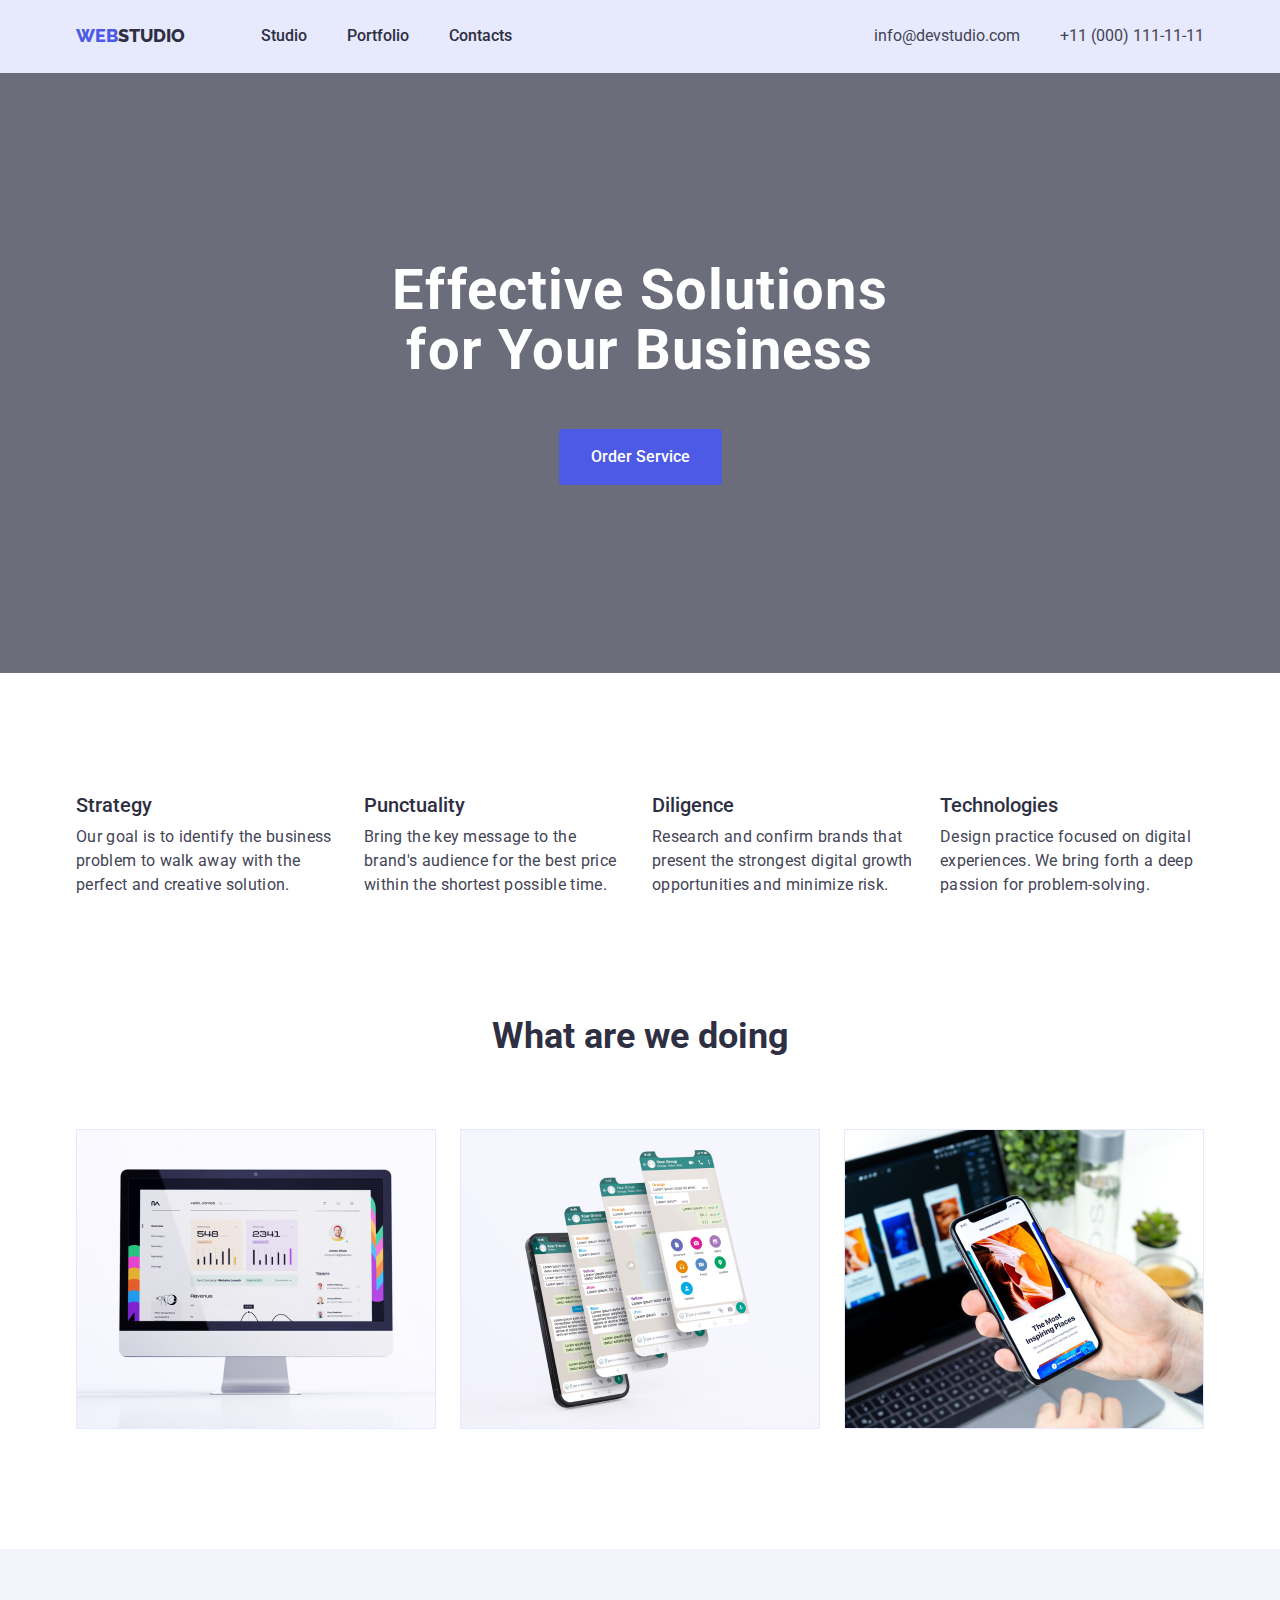
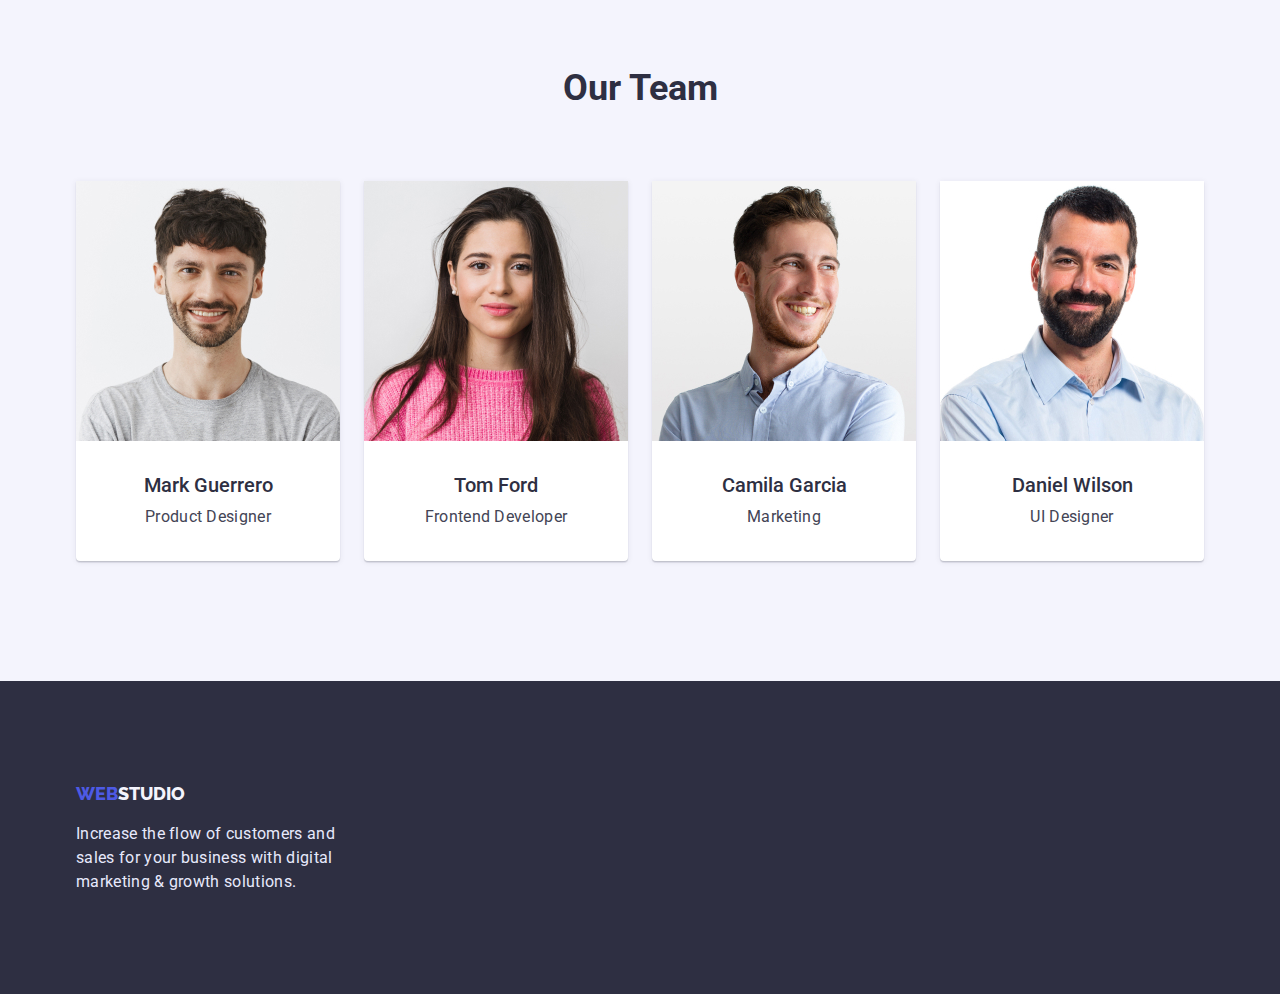
<file: index.html>
<!DOCTYPE html>
<html lang="en">
<head>
    <meta charset="UTF-8">
    <meta http-equiv="X-UA-Compatible" content="IE=edge">
    <meta name="viewport" content="width=device-width, initial-scale=1.0">
    <link rel="stylesheet" href="./css/reset.css">
    <link rel="stylesheet" href="https://cdnjs.cloudflare.com/ajax/libs/modern-normalize/1.1.0/modern-normalize.css" integrity="sha512-Y0MM+V6ymRKN2zStTqzQ227DWhhp4Mzdo6gnlRnuaNCbc+YN/ZH0sBCLTM4M0oSy9c9VKiCvd4Jk44aCLrNS5Q==" crossorigin="anonymous" referrerpolicy="no-referrer" />
    <link rel="stylesheet" href="./css/style.css">
    <link rel="preconnect" href="https://fonts.googleapis.com">
    <link rel="preconnect" href="https://fonts.gstatic.com" crossorigin>
    <link href="https://fonts.googleapis.com/css2?family=Raleway:wght@800&family=Roboto:wght@400;500;700;900&display=swap" rel="stylesheet">
    <title>Studio</title>
</head>
<body>

    <header class="header">
        <div class="container head">

            <nav class="nav">
                <a href="./index.html" class="logo link"><span class="web">WEB</span><span class="header-studio">STUDIO</span></a>
                <ul class="nav-list list">
                    <li class="nav-list-item"><a href="./index.html" class="nav-link link">Studio</a></li>
                    <li class="nav-list-item"><a href="./portfolio.html" class="nav-link link">Portfolio</a></li>
                    <li class="nav-list-item"><a href="./index.html" class="nav-link link">Contacts</a></li>
                </ul>
            </nav>
    
            <address class="address">
                <ul class="address-list list">
                    <li class="address-list-item"><a href="mailto:info@devstudio.com" class="address-link link"><span class="address-hover">info@devstudio.com</span></a></li>
                    <li class="address-list-item"><a href="tel:+110001111111" class="address-link link">+11 (000) 111-11-11</a></li>
                </ul>
            </address>

        </div>
    </header>
    
    <main class="main">
        
        <section class="hero">
            <div class="container">
    
                <h1 class="main-title">
                    Effective Solutions
                    for Your Business
                </h1>
                
                <button type="button" class="hero-button">Order Service</button>
            </div>
        </section>

        <section class="first">
            <div class="container">
                <h2 class="invis"></h2>
    
                <ul class="first-list list">
                    <li class="first-list-item">
                        <h3 class="mini-title">Strategy</h3>
                        <p class="parag"> 
                            Our goal is to identify the business 
                            problem to walk away with the 
                            perfect and creative solution.
                        </p>
                    </li>
                    <li class="first-list-item">
                        <h3 class="mini-title">Punctuality</h3>
                        <p class="parag">
                            Bring the key message to the 
                            brand's audience for the best price 
                            within the shortest possible time.
                        </p>
                    </li>
                    <li class="first-list-item">
                        <h3 class="mini-title">Diligence</h3>
                        <p class="parag">
                            Research and confirm brands that
                            present the strongest digital growth
                            opportunities and minimize risk.
                        </p>
                    </li>
                    <li class="first-list-item">
                        <h3 class="mini-title">Technologies</h3>
                        <p class="parag">
                            Design practice focused on digital 
                            experiences. We bring forth a deep 
                            passion for problem-solving.
                        </p>
                    </li>
                </ul>
            </div>
        </section>

        <section class="second">
            <div class="container">
    
                <h2 class="second-title">What are we doing</h2>
    
                <ul class="second-list list">
                    <li class="second-list-item">
                        <img src="./images/img1.jpg" alt="img 1" class="img">
                    </li>
                    <li class="second-list-item">
                        <img src="./images/img2.jpg" alt="img 2" class="img">
                    </li>
                    <li class="second-list-item">
                        <img src="./images/img3.jpg" alt="img 3" class="img">
                    </li>
                </ul>

            </div>
        </section>

        <section class="third">
            <div class="container">
    
                <h2 class="second-title">Our Team</h2>
    
                    <ul class="third-list list">
                        <li class="third-list-item">
                            <img src="./images/img.jpg" alt="photo" class="photo">
                            <div class="photo-text">
                                <h3 class="mini-title">Mark Guerrero</h3>
                                <p class="parag">Product Designer</p>
                            </div>
                        </li>
                        <li class="third-list-item">
                            <img src="./images/img-1.jpg" alt="photo" class="photo">
                            <div class="photo-text">
                                <h3 class="mini-title">Tom Ford</h3>
                                <p class="parag">Frontend Developer</p>
                            </div>
                        </li>
                        <li class="third-list-item">
                            <img src="./images/img-2.jpg" alt="photo" class="photo">
                            <div class="photo-text">
                                <h3 class="mini-title">Camila Garcia</h3>
                                <p class="parag">Marketing</p>
                            </div>
                        </li>
                        <li class="third-list-item">
                            <img src="./images/img-3.jpg" alt="photo" class="photo">
                            <div class="photo-text">
                                <h3 class="mini-title">Daniel Wilson</h3>
                                <p class="parag">UI Designer</p>
                            </div>
                        </li>
                    </ul>

            </div>    
        </section>
        
    </main>

    <footer class="footer">
        <div class="container">
    
            <a href="./index.html" class="logo link"><span class="web">WEB</span><span class="footer-studio">STUDIO</span></a>
    
            <p class="parag footer-text">
                Increase the flow of customers and 
                sales for your business with digital 
                marketing & growth solutions.
            </p>

        </div>   
    </footer>

</body>
</html>
</file>
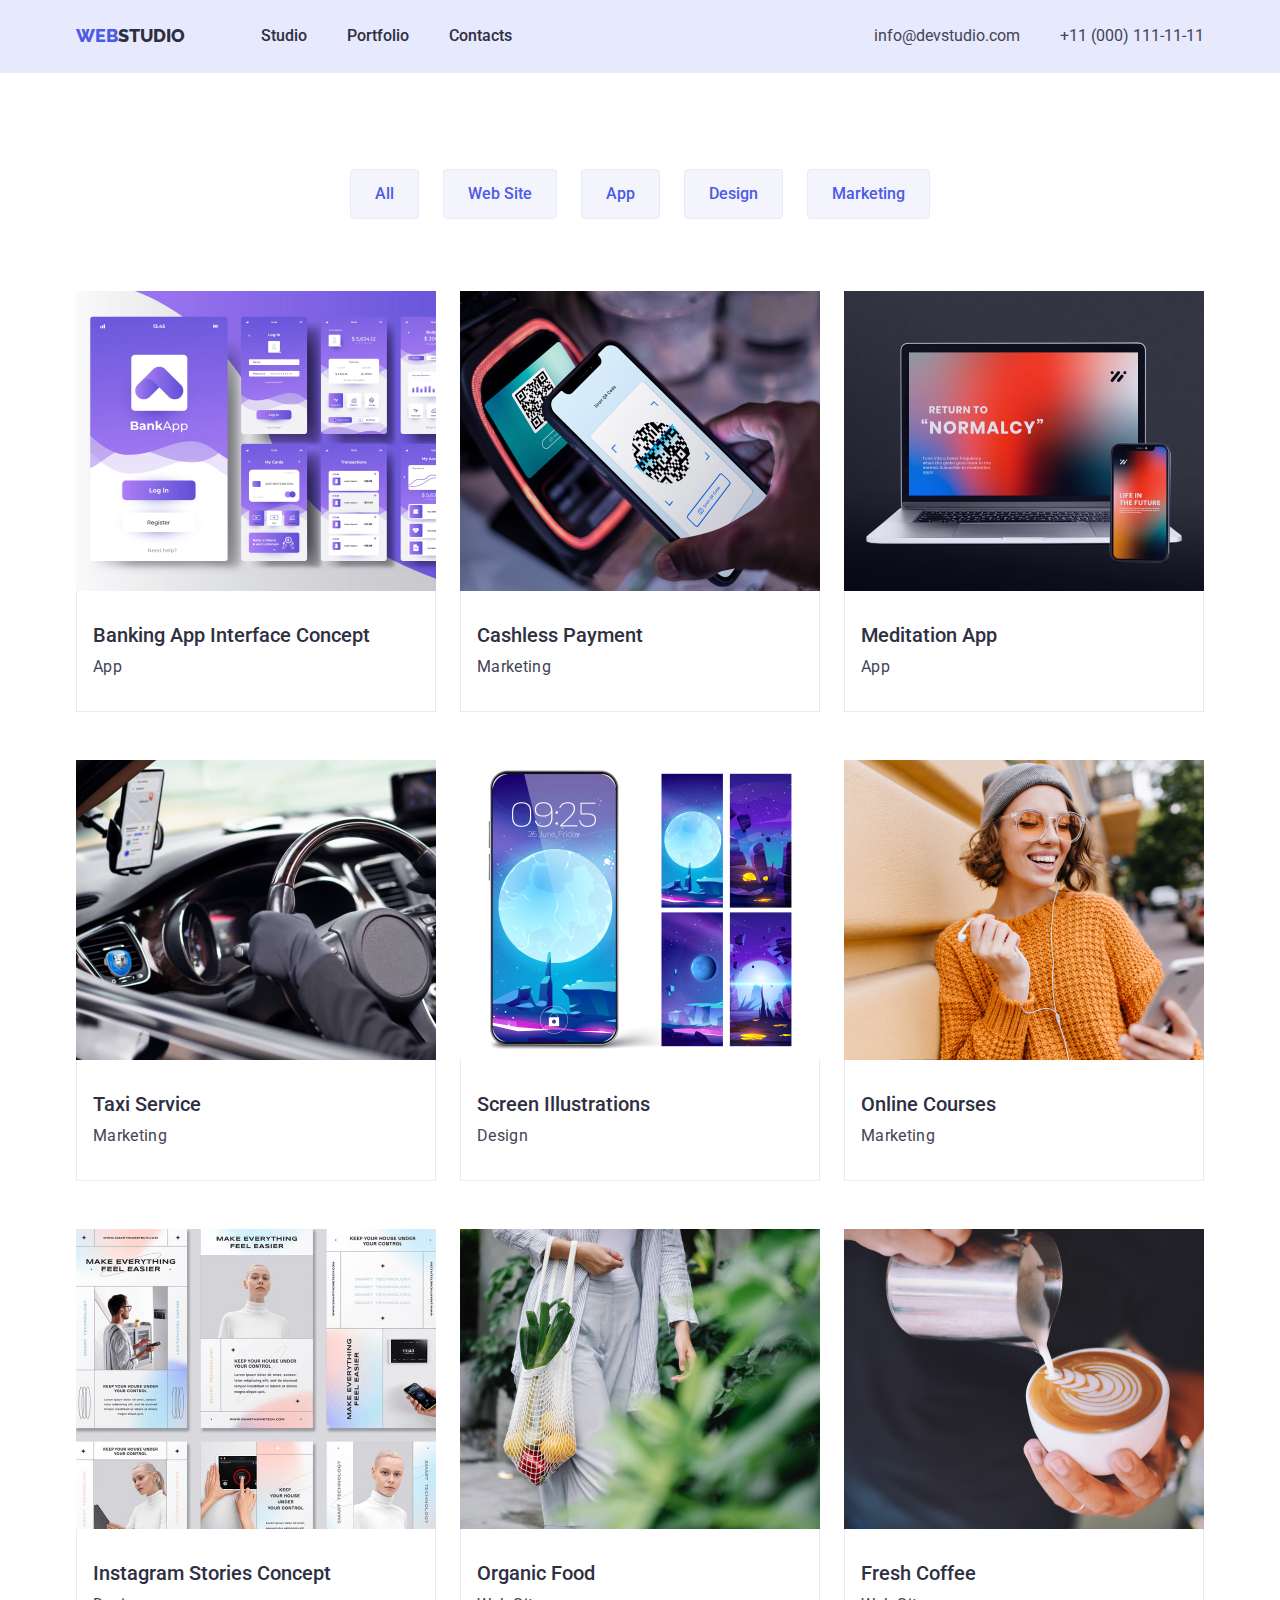
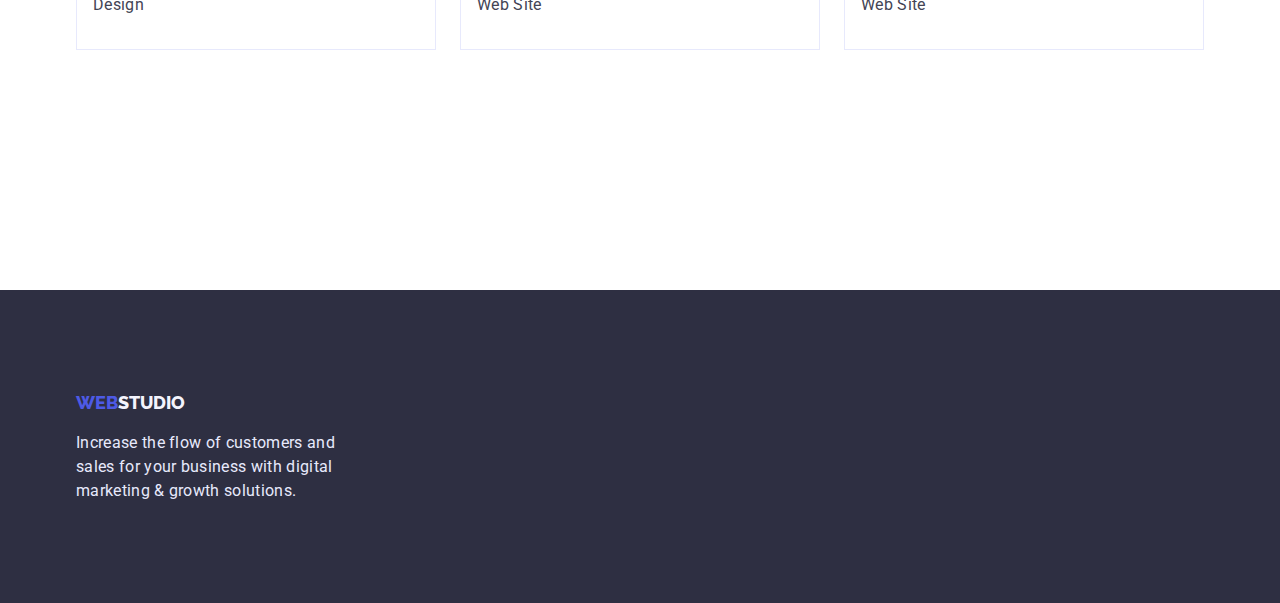
<file: portfolio.html>
<!DOCTYPE html>
<html lang="en">
<head>
    <meta charset="UTF-8">
    <meta http-equiv="X-UA-Compatible" content="IE=edge">
    <meta name="viewport" content="width=device-width, initial-scale=1.0">
    <link rel="stylesheet" href="./css/reset.css">
    <link rel="stylesheet" href="https://cdnjs.cloudflare.com/ajax/libs/modern-normalize/1.1.0/modern-normalize.css" integrity="sha512-Y0MM+V6ymRKN2zStTqzQ227DWhhp4Mzdo6gnlRnuaNCbc+YN/ZH0sBCLTM4M0oSy9c9VKiCvd4Jk44aCLrNS5Q==" crossorigin="anonymous" referrerpolicy="no-referrer" />
    <link rel="stylesheet" href="./css/style.css">
    <link rel="preconnect" href="https://fonts.googleapis.com">
    <link rel="preconnect" href="https://fonts.gstatic.com" crossorigin>
    <link href="https://fonts.googleapis.com/css2?family=Raleway:wght@800&family=Roboto:wght@400;500;700;900&display=swap" rel="stylesheet">
    <title>Portfolio</title>
</head>
<body>
    
    <header class="header">
        <div class="container head">

            <nav class="nav">
                <a href="./index.html" class="logo link"><span class="web">WEB</span><span class="header-studio">STUDIO</span></a>
                <ul class="nav-list list">
                    <li class="nav-list-item"><a href="./index.html" class="nav-link link">Studio</a></li>
                    <li class="nav-list-item"><a href="./portfolio.html" class="nav-link link">Portfolio</a></li>
                    <li class="nav-list-item"><a href="./index.html" class="nav-link link">Contacts</a></li>
                </ul>
            </nav>
    
            <address class="address">
                <ul class="address-list list">
                    <li class="address-list-item"><a href="mailto:info@devstudio.com" class="address-link link"><span class="address-hover">info@devstudio.com</span></a></li>
                    <li class="address-list-item"><a href="tel:+110001111111" class="address-link link">+11 (000) 111-11-11</a></li>
                </ul>
            </address>

        </div>
    </header>

    <main class="main">

        <section class="services">
            <div class="container">
                <h1 class="invis"></h1>
                <ul class="filters-list list">
                    <li class="filters-list-item">
                        <button type="button" class="filter-btn">All</button>
                    </li>
                    <li class="filters-list-item">
                        <button type="button" class="filter-btn">Web Site</button>
                    </li>
                    <li class="filters-list-item">
                        <button type="button" class="filter-btn">App</button>
                    </li>
                    <li class="filters-list-item">
                        <button type="button" class="filter-btn">Design</button>
                    </li>
                    <li class="filters-list-item">
                        <button type="button" class="filter-btn">Marketing</button>
                    </li>
                </ul>
    
                <ul class="card-list list">
                    <li class="card-list-item">
                        <a href="" class="link">
                            <img src="./images/img-4.jpg" alt="Image" class="img">
                            <div class="card-bottom">
                                <h3 class="mini-title">Banking App Interface Concept</h3>
                                <p class="parag">App</p>
                            </div>
                        </a>
                    </li>
                    <li class="card-list-item">
                        <a href="" class="link">
                            <img src="./images/img-5.jpg" alt="Image" class="img">
                            <div class="card-bottom">
                                <h3 class="mini-title">Cashless Payment</h3>
                                <p class="parag">Marketing</p>
                            </div>
                        </a>
                    </li>
                    <li class="card-list-item">
                        <a href="" class="link">
                            <img src="./images/img-6.jpg" alt="Image" class="img">
                            <div class="card-bottom">
                                <h3 class="mini-title">Meditation App</h3>
                                <p class="parag">App</p>
                            </div>
                        </a>
                    </li>
                    <li class="card-list-item">
                        <a href="" class="link">
                            <img src="./images/img-7.jpg" alt="Image" class="img">
                            <div class="card-bottom">
                                <h3 class="mini-title">Taxi Service</h3>
                                <p class="parag">Marketing</p>
                            </div>
                        </a>
                    </li>
                    <li class="card-list-item">
                        <a href="" class="link">
                            <img src="./images/img-8.jpg" alt="Image" class="img">
                            <div class="card-bottom">
                                <h3 class="mini-title">Screen Illustrations</h3>
                                <p class="parag">Design</p>
                            </div>
                        </a>
                    </li>
                    <li class="card-list-item">
                        <a href="" class="link">
                            <img src="./images/img-9.jpg" alt="Image" class="img">
                            <div class="card-bottom">
                                <h3 class="mini-title">Online Courses</h3>
                                <p class="parag">Marketing</p>
                            </div>
                        </a>
                    </li>
                    <li class="card-list-item">
                        <a href="" class="link">
                            <img src="./images/img-10.jpg" alt="Image" class="img">
                            <div class="card-bottom">
                                <h3 class="mini-title">Instagram Stories Concept</h3>
                                <p class="parag">Design</p>
                            </div>
                        </a>
                    </li>
                    <li class="card-list-item">
                        <a href="" class="link">
                            <img src="./images/img-11.jpg" alt="Image" class="img">
                            <div class="card-bottom">
                                <h3 class="mini-title">Organic Food</h3>
                                <p class="parag">Web Site</p>
                            </div>
                        </a>
                    </li>
                    <li class="card-list-item">
                        <a href="" class="link">
                            <img src="./images/img-12.jpg" alt="Image" class="img">
                            <div class="card-bottom">
                                <h3 class="mini-title">Fresh Coffee</h3>
                                <p class="parag">Web Site</p>
                            </div>
                        </a>
                    </li>
                </ul>
            </div>
        </section>

    </main>

    <footer class="footer">
        <div class="container">
    
            <a href="./index.html" class="logo link"><span class="web">WEB</span><span class="footer-studio">STUDIO</span></a>
    
            <p class="parag footer-text">
                Increase the flow of customers and 
                sales for your business with digital 
                marketing & growth solutions.
            </p>

        </div>   
    </footer>
    
</body>
</html>
</file>
<file: css/style.css>
*{
    box-sizing: border-box;
}

:root{
--plain-text: #434455;
--special-text: #2E2F42;
--hover-active: #404BBF;
}

body{
    font-family: 'Roboto';
    font-size: 16px;
    color: var(--plain-text);
}

.list{
    list-style: none;
    display: flex;
}

.list:last-child{
    margin-right: 0;
    margin-bottom: 0;
}

.link{
    text-decoration: none;
}

.invis{
    position: absolute;
    width: 1px;
    height: 1px;
    margin: -1px;
    border: 0;
    padding: 0;
    white-space: nowrap;
    clip-path: inset(100%);
    clip: rect(0 0 0 0);
    overflow: hidden;
}

img{
    display: block;
    max-width: 100%;
    height: auto;
}

.img{
    width: 360px;
    height: 300px;
}

.photo{
    width: 264px;
    height: 260px;
}

.second-title{
    font-family: 'Roboto';
    font-style: normal;
    font-weight: 700;
    font-size: 36px;
    line-height: 1.11;
    letter-spacing: 0,02em;
    color: var(--special-text);
}

.mini-title{
    font-family: 'Roboto';
    font-style: normal;
    font-weight: 500;
    font-size: 20px;
    line-height: 1.2;
    letter-spacing: 0,02em;
    color: var(--special-text);
    margin-bottom: 8px;
}

.parag{
    font-family: 'Roboto';
    font-style: normal;
    font-weight: 400;
    font-size: 16px;
    line-height: 1.5;
    letter-spacing: 0.02em;
    color: var(--plain-text);
}

.container{
    width: 1158px;
    padding: 0 15px;
    margin: 0 auto;
}

.header{
    border-bottom: 1px solid #E7E9FC;
    background-color: #e7e9fc;
}

.head{
    display: flex;
    justify-content: space-between;
    align-items: center;
}

.nav{
    display: flex;
    align-items: center;
    gap: 61px;
}

.nav-list{
    display: flex;
    gap: 10px;
}

.nav-list-item{
    padding: 24px 0;
}

.nav-link{
    font-family: 'Roboto';
    font-style: normal;
    font-weight: 500;
    font-size: 16px;
    line-height: 1.5;
    color: var(--special-text);
    padding: 24px 15px;
}

.nav-link:active{
    color: var(--hover-active);
}

.logo{
    font-family: 'Raleway';
    font-style: normal;
    font-weight: 800;
    font-size: 18px;
    line-height: 1.4;
}

.web{
    color: #4d5ae5;
}

.header-studio{
    color: var(--special-text);
}

.address-list{
    display: flex;
    gap: 40px;
}

.address-link{
    font-family: 'Roboto';
    font-style: normal;
    font-weight: 400;
    font-size: 16px;
    line-height: 1.5;
    color: var(--plain-text);
}

.address-hover:active{
    color: var(--hover-active);
}

.hero{
    text-align: center;
    background: rgba(46, 47, 66, 0.7);
    padding: 188px 0;
}

.main-title{
    font-family: 'Roboto';
    font-style: normal;
    font-weight: 700;
    font-size: 56px;
    line-height: 1.07;
    letter-spacing: 0.02em;
    color: #FFFFFF;
    width: 500px;
    margin: 0 auto 48px;
}

.hero-button{
    font-family: 'Roboto';
    font-style: normal;
    font-weight: 500;
    font-size: 16px;
    line-height: 1.5;
    letter-spacing: 0,04em;
    cursor: pointer;
    border: none;
    border-radius: 4px;
    padding: 16px 32px;
    color: #ffffff;
    background-color: #4d5ae5;
}

.hero-button:hover, .hero-button:focus{
    background-color: var(--hover-active);
}

.first{
    padding-top: 120px;
}

.first-list{
    gap: 24px;
}

.first-list-item{
    width: 264px;
}

.second{
    padding: 120px 0;
}

.second-title{
    text-align: center;
    margin-bottom: 72px;
}

.second-list{
    gap: 24px;
}

.third{
    padding: 120px 0;
    background-color: #f4f4fd;
}

.third-list{
    gap: 24px;
}

.third-list-item{
    box-shadow: 0px 1px 6px rgba(46, 47, 66, 0.08), 0px 1px 1px rgba(46, 47, 66, 0.16), 0px 2px 1px rgba(46, 47, 66, 0.08);
    border-radius: 0px 0px 4px 4px;
    background-color: #ffffff;
}

.photo-text{
    text-align: center;
    padding: 32px 16px;
}




.services{
    padding-top: 96px;
    padding-bottom: 120px;
}

.filters-list{
    justify-content: center;
    margin-bottom: 72px;
    gap: 24px;
}

.filter-btn{
    font-family: 'Roboto';
    font-style: normal;
    font-weight: 500;
    font-size: 16px;
    line-height: 1.5;
    letter-spacing: 0,04em;
    cursor: pointer;
    color: #4D5AE5;
    background-color: #F4F4FD;
    border: 1px solid #E7E9FC;
    border-radius: 4px;
    padding: 12px 24px;
}

.filter-btn:hover, .filter-btn:focus {
    color: #FFFFFF;
    background-color: var(--hover-active);
}

.card-list{
    flex-wrap: wrap;
    padding-bottom: 120px;
    gap: 24px;
    row-gap: 48px;
}

.card-list-item{
    background-color: #FFFFFF;
    width: 360px;
}

.card-list-item:nth-child(3n + 3){
    margin-right: 0;
}

.card-bottom{
    border-right: 1px solid #E7E9FC;
    border-bottom: 1px solid #E7E9FC;
    border-left: 1px solid #E7E9FC;
    padding: 32px 16px;
}

.footer{
    background-color: var(--special-text);
    padding: 100px 0;
}

.footer-studio{
    color: #f4f4fd;
}

.footer-text{
    width: 264px;
    margin-top: 16px;
    color: #e7e9fc;
}
</file>
